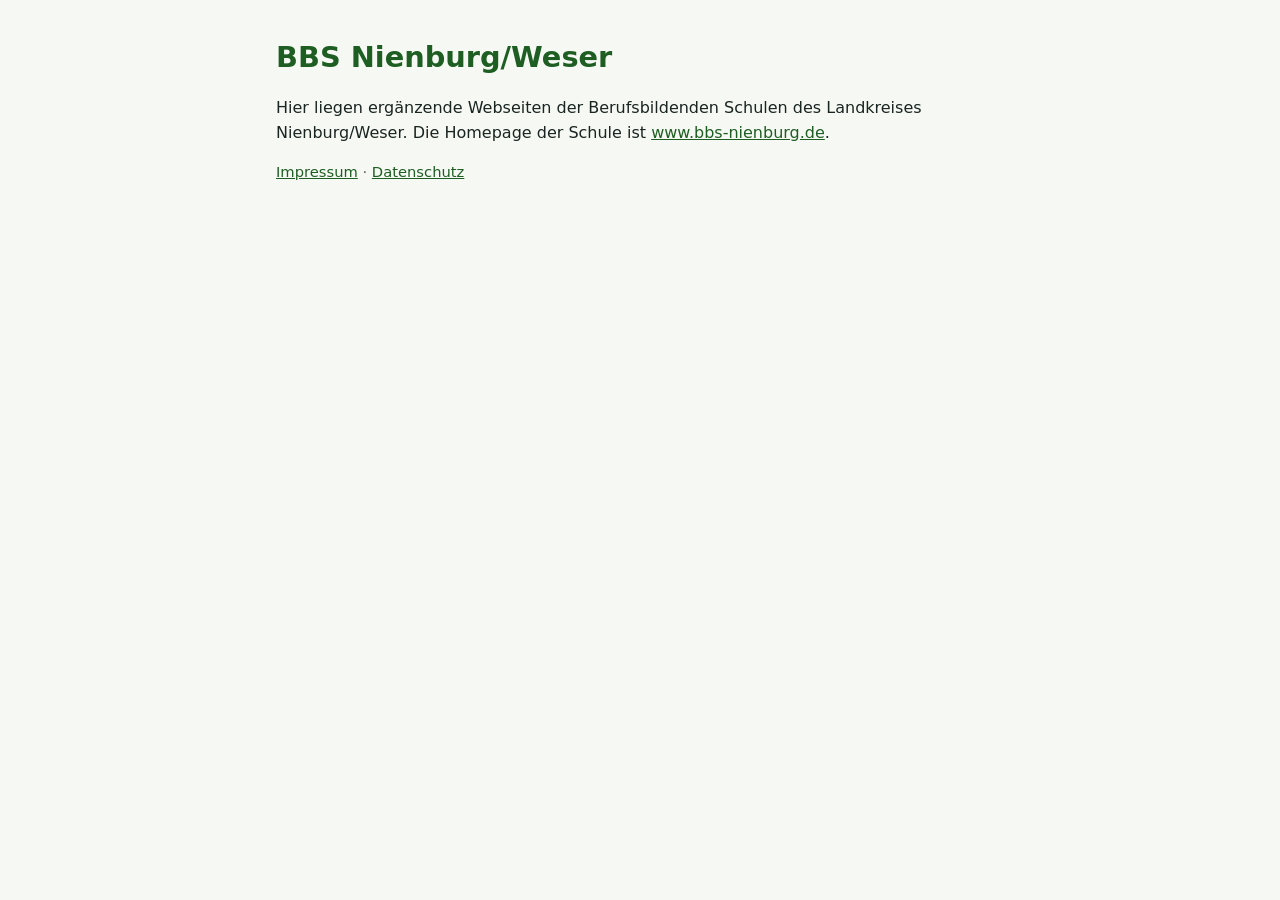
<file: index.html>
<!DOCTYPE html>
<html lang="de">
<head>
<meta charset="utf-8">
<meta name="viewport" content="width=device-width, initial-scale=1">
<title>BBS Nienburg/Weser</title>
<meta name="description" content="Webseiten der BBS Nienburg/Weser unter bbsni.github.io.">
<link rel="stylesheet" href="stil.css">
</head>
<body>
<main>
  <h1>BBS Nienburg/Weser</h1>
  <p>Hier liegen ergänzende Webseiten der Berufsbildenden Schulen des Landkreises Nienburg/Weser.
    Die Homepage der Schule ist <a href="https://www.bbs-nienburg.de/">www.bbs-nienburg.de</a>.</p>
  <p class="leise"><a href="impressum.html">Impressum</a> · <a href="datenschutz.html">Datenschutz</a></p>
</main>
</body>
</html>
</file>
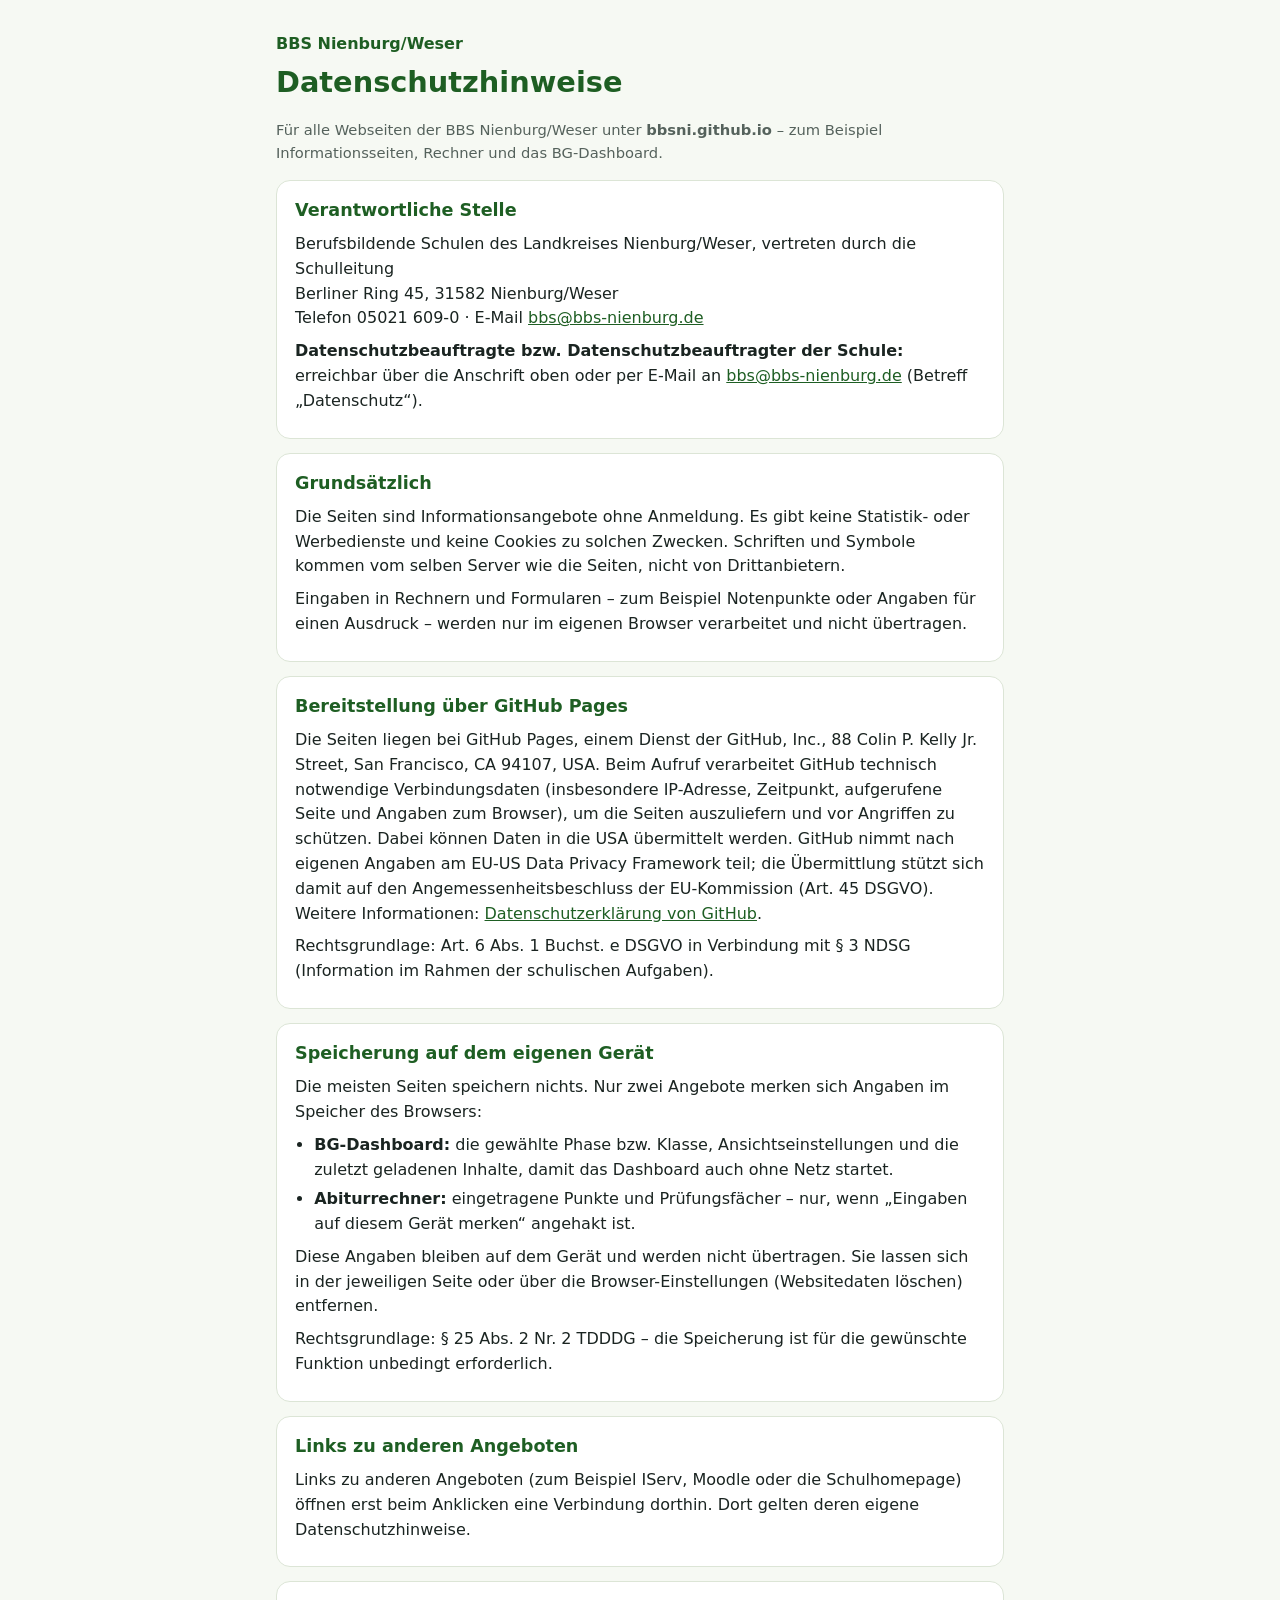
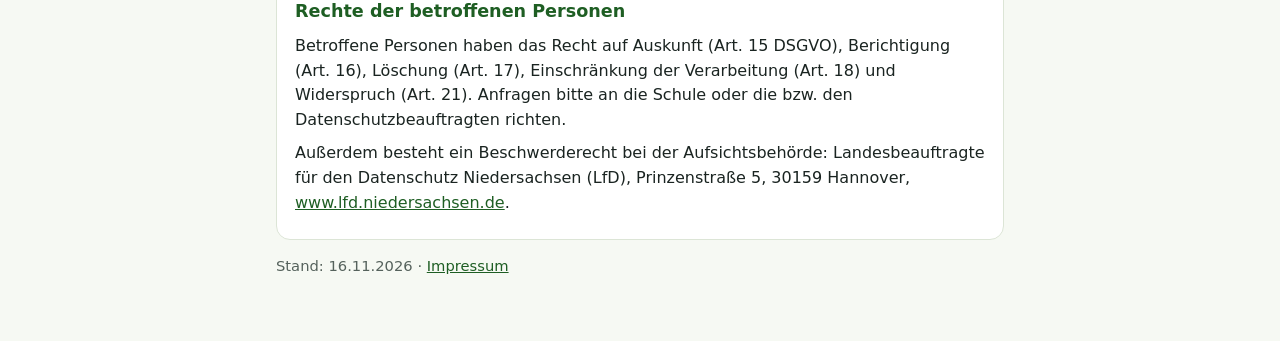
<file: datenschutz.html>
<!DOCTYPE html>
<html lang="de">
<head>
<meta charset="utf-8">
<meta name="viewport" content="width=device-width, initial-scale=1">
<title>Datenschutzhinweise | BBS Nienburg</title>
<meta name="description" content="Datenschutzhinweise für die Webseiten der BBS Nienburg/Weser unter bbsni.github.io.">
<link rel="stylesheet" href="stil.css">
</head>
<body>
<main>
  <p class="kopf"><a href="./">BBS Nienburg/Weser</a></p>
  <h1>Datenschutzhinweise</h1>
  <p class="leise">Für alle Webseiten der BBS Nienburg/Weser unter <b>bbsni.github.io</b> – zum Beispiel Informationsseiten, Rechner und das BG-Dashboard.</p>

  <section>
    <h2>Verantwortliche Stelle</h2>
    <p>Berufsbildende Schulen des Landkreises Nienburg/Weser, vertreten durch die Schulleitung<br>
      Berliner Ring 45, 31582 Nienburg/Weser<br>
      Telefon 05021 609-0 · E-Mail <a href="mailto:bbs@bbs-nienburg.de">bbs@bbs-nienburg.de</a></p>
    <p><b>Datenschutzbeauftragte bzw. Datenschutzbeauftragter der Schule:</b> erreichbar über die Anschrift oben oder per E-Mail an
      <a href="mailto:bbs@bbs-nienburg.de?subject=Datenschutz">bbs@bbs-nienburg.de</a> (Betreff „Datenschutz“).</p>
  </section>

  <section>
    <h2>Grundsätzlich</h2>
    <p>Die Seiten sind Informationsangebote ohne Anmeldung. Es gibt keine Statistik- oder Werbedienste und keine Cookies zu solchen Zwecken.
      Schriften und Symbole kommen vom selben Server wie die Seiten, nicht von Drittanbietern.</p>
    <p>Eingaben in Rechnern und Formularen – zum Beispiel Notenpunkte oder Angaben für einen Ausdruck – werden nur im eigenen Browser verarbeitet und nicht übertragen.</p>
  </section>

  <section>
    <h2>Bereitstellung über GitHub Pages</h2>
    <p>Die Seiten liegen bei GitHub Pages, einem Dienst der GitHub, Inc., 88 Colin P. Kelly Jr. Street, San Francisco, CA 94107, USA.
      Beim Aufruf verarbeitet GitHub technisch notwendige Verbindungsdaten (insbesondere IP-Adresse, Zeitpunkt, aufgerufene Seite und Angaben zum Browser), um die Seiten auszuliefern und vor Angriffen zu schützen.
      Dabei können Daten in die USA übermittelt werden. GitHub nimmt nach eigenen Angaben am EU-US Data Privacy Framework teil;
      die Übermittlung stützt sich damit auf den Angemessenheitsbeschluss der EU-Kommission (Art. 45 DSGVO).
      Weitere Informationen: <a href="https://docs.github.com/de/site-policy/privacy-policies/github-general-privacy-statement" target="_blank" rel="noopener">Datenschutzerklärung von GitHub</a>.</p>
    <p>Rechtsgrundlage: Art. 6 Abs. 1 Buchst. e DSGVO in Verbindung mit § 3 NDSG (Information im Rahmen der schulischen Aufgaben).</p>
  </section>

  <section>
    <h2>Speicherung auf dem eigenen Gerät</h2>
    <p>Die meisten Seiten speichern nichts. Nur zwei Angebote merken sich Angaben im Speicher des Browsers:</p>
    <ul>
      <li><b>BG-Dashboard:</b> die gewählte Phase bzw. Klasse, Ansichtseinstellungen und die zuletzt geladenen Inhalte, damit das Dashboard auch ohne Netz startet.</li>
      <li><b>Abiturrechner:</b> eingetragene Punkte und Prüfungsfächer – nur, wenn „Eingaben auf diesem Gerät merken“ angehakt ist.</li>
    </ul>
    <p>Diese Angaben bleiben auf dem Gerät und werden nicht übertragen. Sie lassen sich in der jeweiligen Seite oder über die Browser-Einstellungen (Websitedaten löschen) entfernen.</p>
    <p>Rechtsgrundlage: § 25 Abs. 2 Nr. 2 TDDDG – die Speicherung ist für die gewünschte Funktion unbedingt erforderlich.</p>
  </section>

  <section>
    <h2>Links zu anderen Angeboten</h2>
    <p>Links zu anderen Angeboten (zum Beispiel IServ, Moodle oder die Schulhomepage) öffnen erst beim Anklicken eine Verbindung dorthin. Dort gelten deren eigene Datenschutzhinweise.</p>
  </section>

  <section>
    <h2>Rechte der betroffenen Personen</h2>
    <p>Betroffene Personen haben das Recht auf Auskunft (Art. 15 DSGVO), Berichtigung (Art. 16), Löschung (Art. 17), Einschränkung der Verarbeitung (Art. 18) und Widerspruch (Art. 21).
      Anfragen bitte an die Schule oder die bzw. den Datenschutzbeauftragten richten.</p>
    <p>Außerdem besteht ein Beschwerderecht bei der Aufsichtsbehörde: Landesbeauftragte für den Datenschutz Niedersachsen (LfD), Prinzenstraße 5, 30159 Hannover,
      <a href="https://www.lfd.niedersachsen.de" target="_blank" rel="noopener">www.lfd.niedersachsen.de</a>.</p>
  </section>

  <p class="leise">Stand: 16.11.2026 · <a href="impressum.html">Impressum</a></p>
</main>
</body>
</html>
</file>
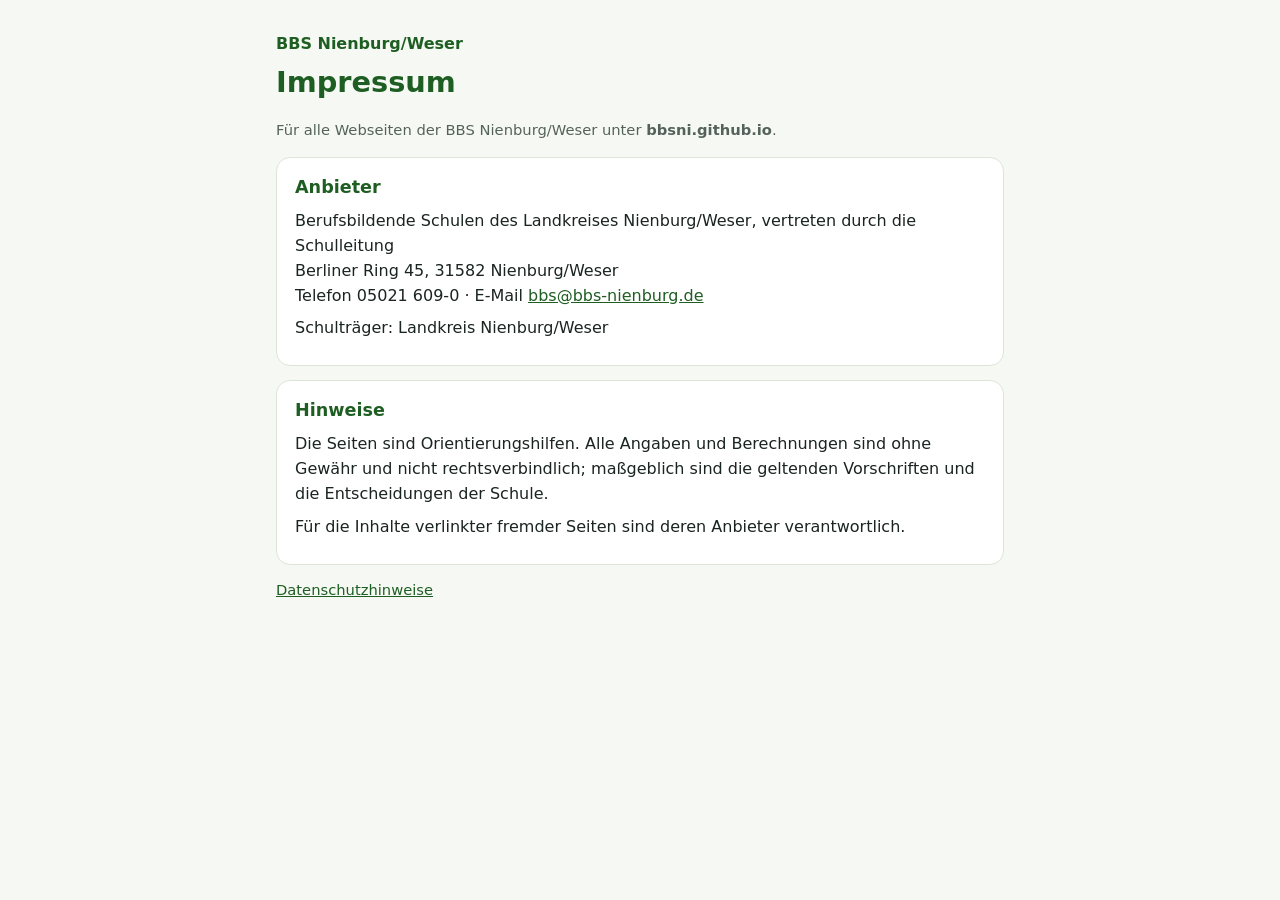
<file: impressum.html>
<!DOCTYPE html>
<html lang="de">
<head>
<meta charset="utf-8">
<meta name="viewport" content="width=device-width, initial-scale=1">
<title>Impressum | BBS Nienburg</title>
<meta name="description" content="Impressum für die Webseiten der BBS Nienburg/Weser unter bbsni.github.io.">
<link rel="stylesheet" href="stil.css">
</head>
<body>
<main>
  <p class="kopf"><a href="./">BBS Nienburg/Weser</a></p>
  <h1>Impressum</h1>
  <p class="leise">Für alle Webseiten der BBS Nienburg/Weser unter <b>bbsni.github.io</b>.</p>

  <section>
    <h2>Anbieter</h2>
    <p>Berufsbildende Schulen des Landkreises Nienburg/Weser, vertreten durch die Schulleitung<br>
      Berliner Ring 45, 31582 Nienburg/Weser<br>
      Telefon 05021 609-0 · E-Mail <a href="mailto:bbs@bbs-nienburg.de">bbs@bbs-nienburg.de</a></p>
    <p>Schulträger: Landkreis Nienburg/Weser</p>
  </section>

  <section>
    <h2>Hinweise</h2>
    <p>Die Seiten sind Orientierungshilfen. Alle Angaben und Berechnungen sind ohne Gewähr und nicht rechtsverbindlich;
      maßgeblich sind die geltenden Vorschriften und die Entscheidungen der Schule.</p>
    <p>Für die Inhalte verlinkter fremder Seiten sind deren Anbieter verantwortlich.</p>
  </section>

  <p class="leise"><a href="datenschutz.html">Datenschutzhinweise</a></p>
</main>
</body>
</html>
</file>
<file: stil.css>
/* Gemeinsamer Stil für Startseite, Impressum und Datenschutz (Systemschriften – nichts wird von fremden Servern geladen) */
:root{ --text:#1A2421; --leise:#55625C; --gruen:#1E5E23; --linie:#DCE5D6; --grund:#F6F9F3; --karte:#FFFFFF; }
@media (prefers-color-scheme: dark){
  :root{ --text:#E6EEE7; --leise:#A5B3A8; --gruen:#A8D88A; --linie:#2B3A2F; --grund:#111813; --karte:#18221B; }
}
*{ box-sizing:border-box; }
body{ margin:0; background:var(--grund); color:var(--text);
  font:16px/1.55 system-ui, -apple-system, "Segoe UI", Roboto, Arial, sans-serif; }
main{ max-width:760px; margin:0 auto; padding:32px 16px 48px; }
h1{ color:var(--gruen); font-size:1.8rem; margin:.2rem 0 .4rem; }
h2{ color:var(--gruen); font-size:1.1rem; margin:0 0 .5rem; }
section{ background:var(--karte); border:1px solid var(--linie); border-radius:14px; padding:16px 18px; margin:14px 0; }
section p{ margin:.5rem 0; } ul{ margin:.4rem 0; padding-left:1.2rem; } li{ margin:.3rem 0; }
a{ color:var(--gruen); }
.kopf{ margin:0; font-weight:600; } .kopf a{ text-decoration:none; }
.leise{ color:var(--leise); font-size:.92rem; }
</file>
